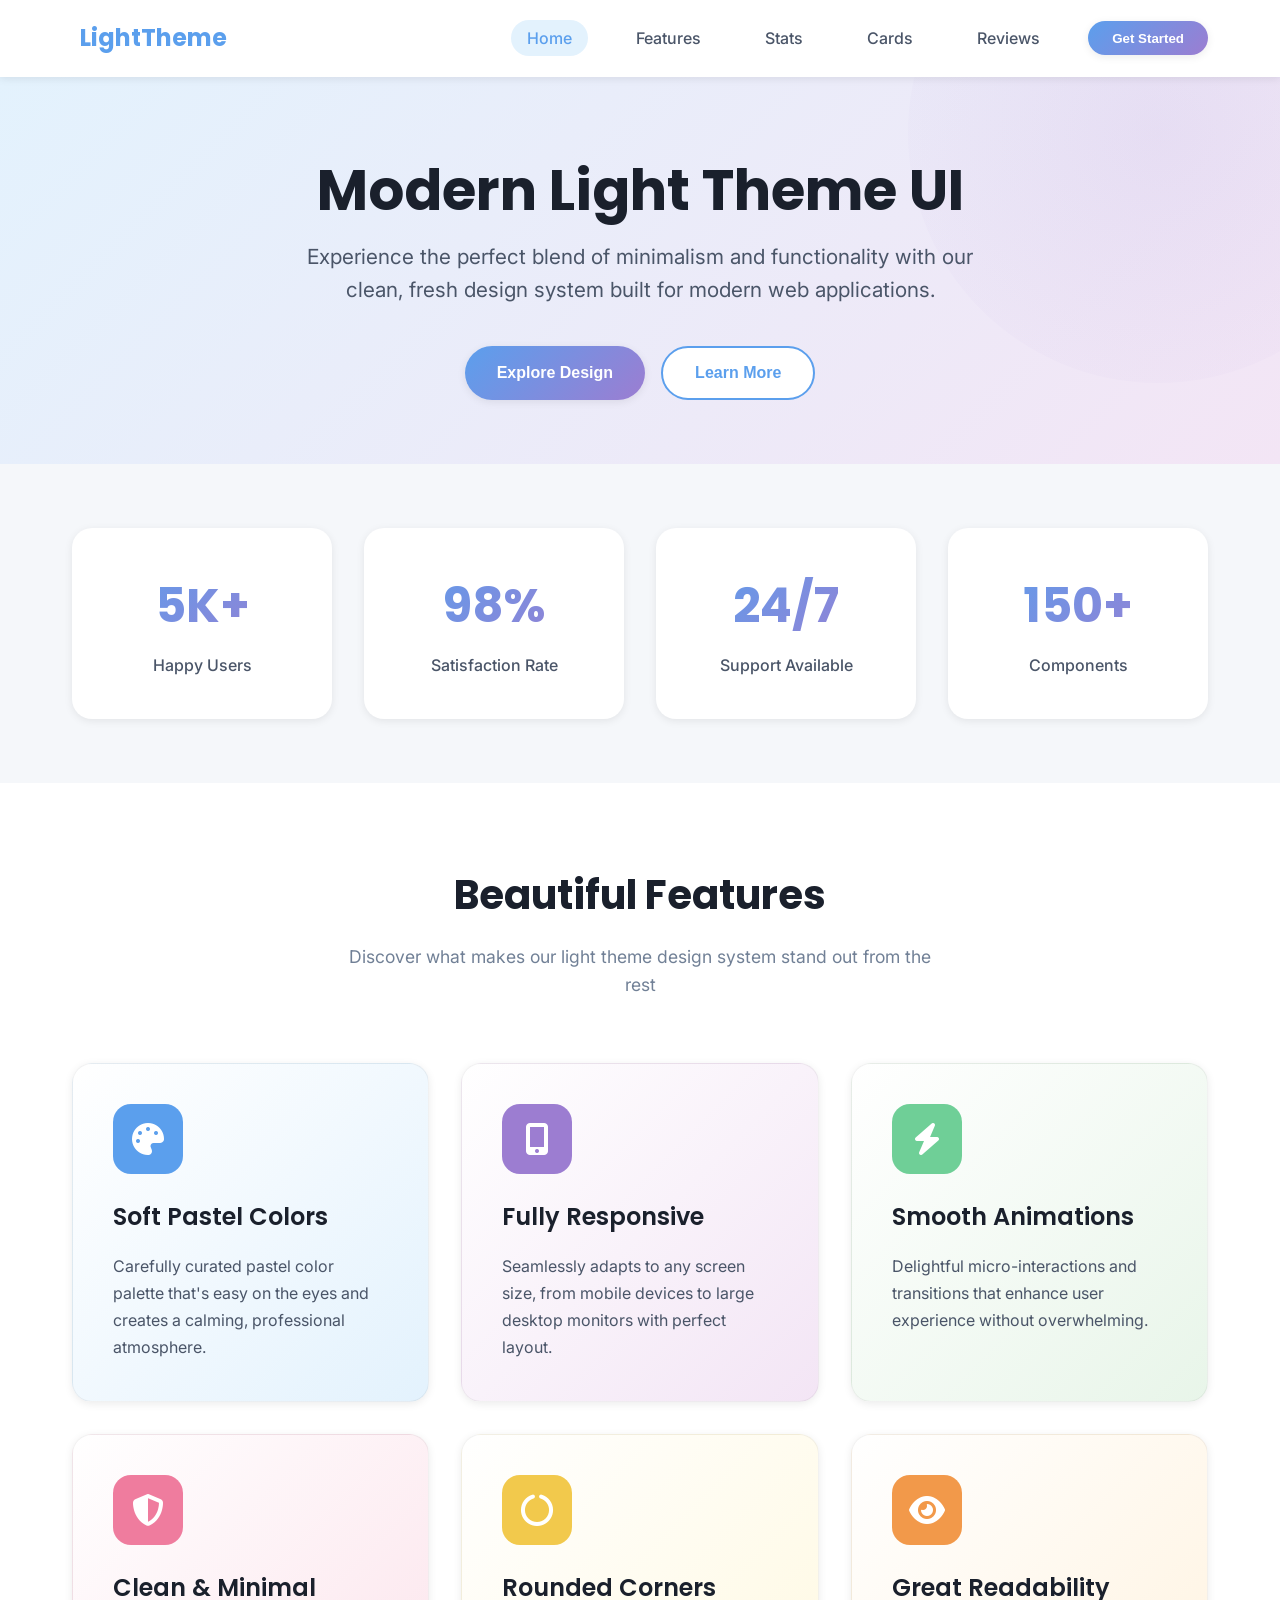
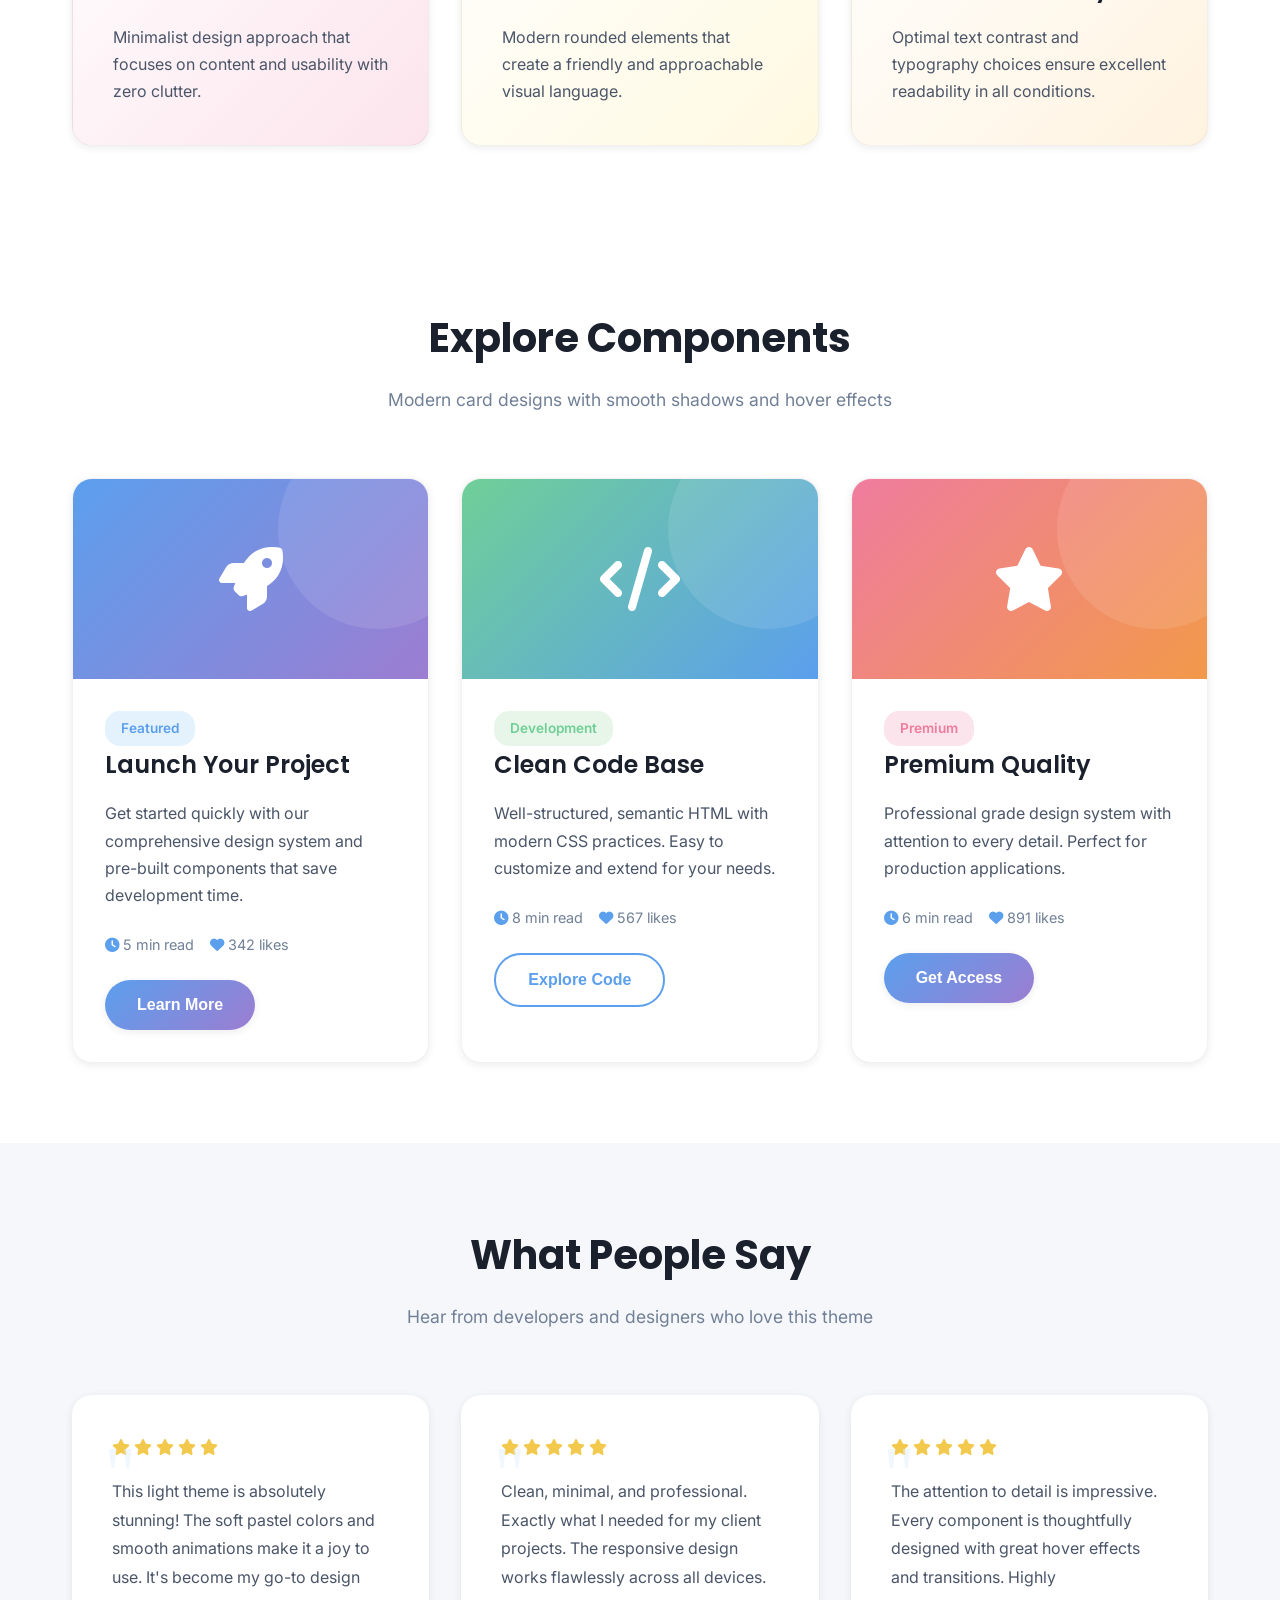
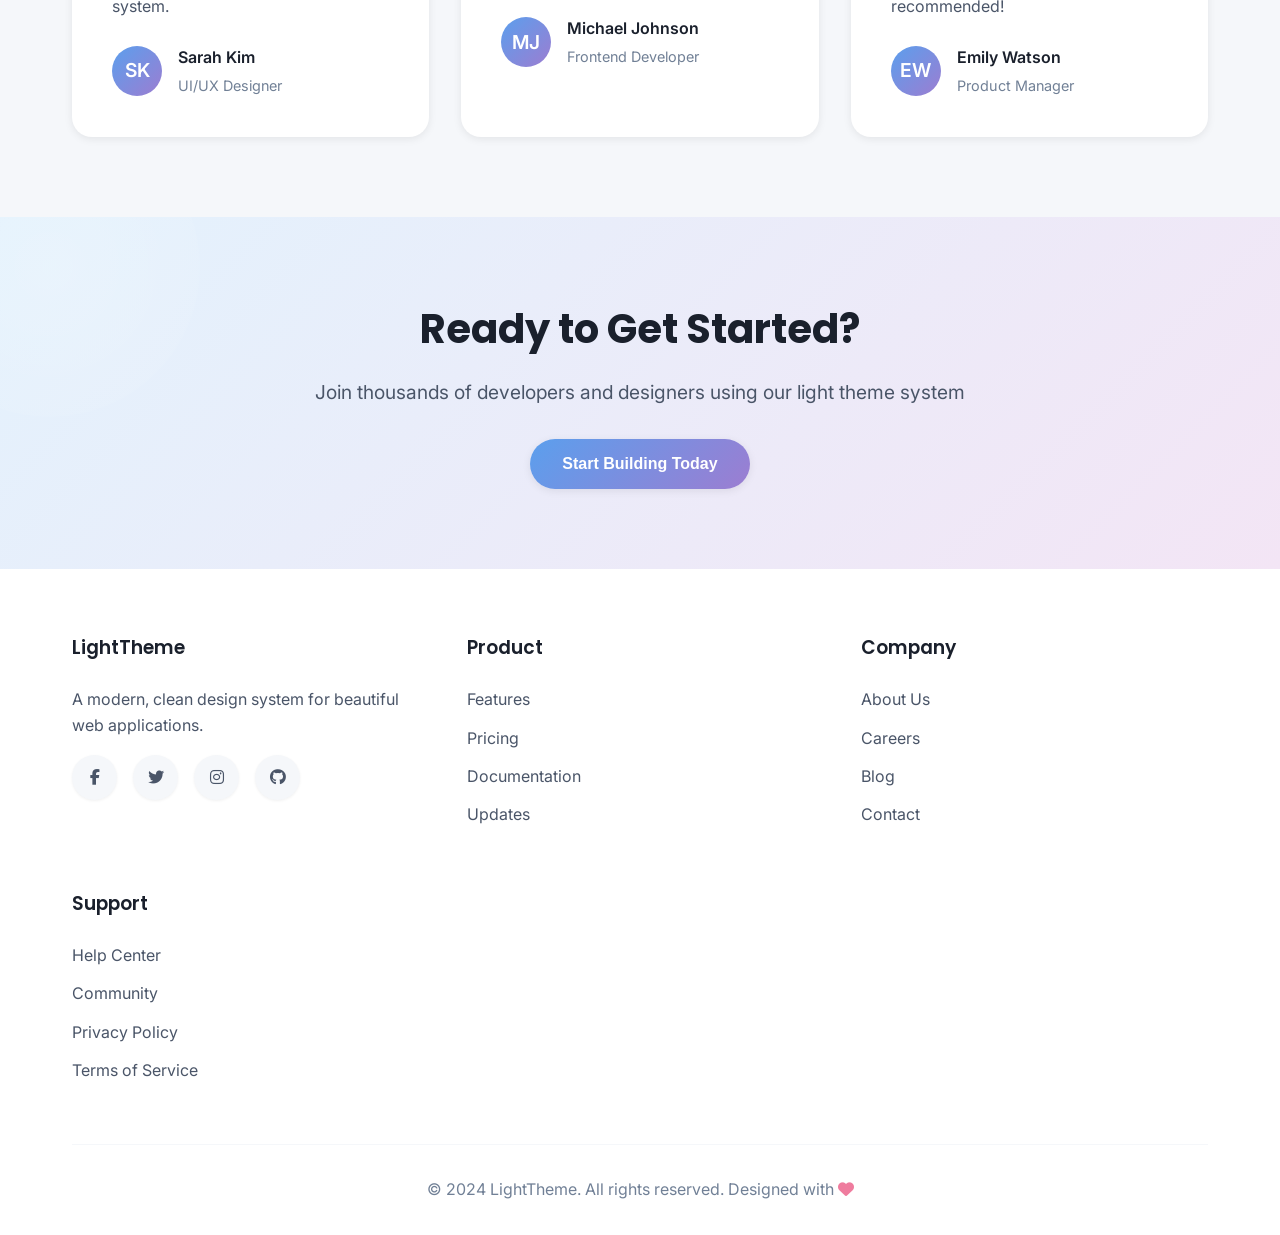
<file: light-theme.html>
<!DOCTYPE html>
<html lang="en">
<head>
    <meta charset="UTF-8">
    <meta name="viewport" content="width=device-width, initial-scale=1.0">
    <title>Modern Light Theme UI - Clean & Minimalist Design</title>
    <link href="https://fonts.googleapis.com/css2?family=Inter:wght@300;400;500;600;700&family=Poppins:wght@400;500;600;700&display=swap" rel="stylesheet">
    <link rel="stylesheet" href="https://cdn.jsdelivr.net/npm/@fortawesome/fontawesome-free@6.4.0/css/all.min.css">
    <style>
        :root {
            /* Light Theme Colors */
            --bg-white: #FFFFFF;
            --bg-light: #FAFBFC;
            --bg-lighter: #F5F7FA;
            
            /* Soft Pastel Accents */
            --pastel-blue: #E3F2FD;
            --pastel-purple: #F3E5F5;
            --pastel-pink: #FCE4EC;
            --pastel-green: #E8F5E9;
            --pastel-yellow: #FFF9E1;
            --pastel-orange: #FFF3E0;
            
            /* Accent Colors */
            --accent-blue: #5B9FED;
            --accent-purple: #9C7DD1;
            --accent-pink: #EF7C9E;
            --accent-green: #6FCF97;
            --accent-yellow: #F2C94C;
            --accent-orange: #F2994A;
            
            /* Text Colors */
            --text-dark: #1A202C;
            --text-gray: #4A5568;
            --text-light: #718096;
            --text-lighter: #A0AEC0;
            
            /* Shadows */
            --shadow-xs: 0 1px 3px rgba(0, 0, 0, 0.06);
            --shadow-sm: 0 2px 8px rgba(0, 0, 0, 0.08);
            --shadow-md: 0 4px 16px rgba(0, 0, 0, 0.1);
            --shadow-lg: 0 8px 24px rgba(0, 0, 0, 0.12);
            --shadow-xl: 0 12px 32px rgba(0, 0, 0, 0.14);
            
            /* Transitions */
            --transition-fast: all 0.2s ease;
            --transition-smooth: all 0.3s ease;
            --transition-slow: all 0.4s ease;
        }

        * {
            margin: 0;
            padding: 0;
            box-sizing: border-box;
        }

        body {
            font-family: 'Inter', -apple-system, BlinkMacSystemFont, 'Segoe UI', sans-serif;
            background: var(--bg-light);
            color: var(--text-dark);
            line-height: 1.6;
            overflow-x: hidden;
        }

        /* Smooth Scrolling */
        html {
            scroll-behavior: smooth;
        }

        /* Container */
        .container {
            max-width: 1200px;
            margin: 0 auto;
            padding: 0 2rem;
        }

        /* Navigation */
        nav {
            background: var(--bg-white);
            box-shadow: var(--shadow-sm);
            position: sticky;
            top: 0;
            z-index: 1000;
            backdrop-filter: blur(10px);
            transition: var(--transition-smooth);
        }

        nav.scrolled {
            box-shadow: var(--shadow-md);
        }

        .nav-container {
            display: flex;
            justify-content: space-between;
            align-items: center;
            padding: 1.2rem 2rem;
            max-width: 1200px;
            margin: 0 auto;
        }

        .logo {
            font-family: 'Poppins', sans-serif;
            font-size: 1.5rem;
            font-weight: 700;
            color: var(--accent-blue);
            text-decoration: none;
            display: flex;
            align-items: center;
            gap: 0.5rem;
            transition: var(--transition-fast);
        }

        .logo:hover {
            transform: translateY(-2px);
        }

        .nav-menu {
            display: flex;
            list-style: none;
            gap: 2rem;
            align-items: center;
        }

        .nav-link {
            text-decoration: none;
            color: var(--text-gray);
            font-weight: 500;
            padding: 0.5rem 1rem;
            border-radius: 20px;
            transition: var(--transition-fast);
            position: relative;
        }

        .nav-link:hover {
            color: var(--accent-blue);
            background: var(--pastel-blue);
        }

        .nav-link.active {
            color: var(--accent-blue);
            background: var(--pastel-blue);
        }

        .nav-btn {
            padding: 0.6rem 1.5rem;
            background: linear-gradient(135deg, var(--accent-blue), var(--accent-purple));
            color: white;
            border: none;
            border-radius: 25px;
            font-weight: 600;
            cursor: pointer;
            transition: var(--transition-smooth);
            box-shadow: var(--shadow-sm);
        }

        .nav-btn:hover {
            transform: translateY(-2px);
            box-shadow: var(--shadow-md);
        }

        .hamburger {
            display: none;
            flex-direction: column;
            gap: 0.25rem;
            cursor: pointer;
            padding: 0.5rem;
        }

        .hamburger span {
            width: 25px;
            height: 2.5px;
            background: var(--text-dark);
            border-radius: 10px;
            transition: var(--transition-fast);
        }

        /* Hero Section */
        .hero {
            padding: 5rem 2rem 4rem;
            text-align: center;
            background: linear-gradient(135deg, var(--pastel-blue) 0%, var(--pastel-purple) 100%);
            position: relative;
            overflow: hidden;
        }

        .hero::before {
            content: '';
            position: absolute;
            top: -50%;
            right: -10%;
            width: 500px;
            height: 500px;
            background: radial-gradient(circle, rgba(156, 125, 209, 0.1), transparent);
            border-radius: 50%;
        }

        .hero-content {
            position: relative;
            z-index: 1;
            animation: fadeInUp 0.8s ease;
        }

        @keyframes fadeInUp {
            from {
                opacity: 0;
                transform: translateY(30px);
            }
            to {
                opacity: 1;
                transform: translateY(0);
            }
        }

        .hero h1 {
            font-family: 'Poppins', sans-serif;
            font-size: 3.5rem;
            font-weight: 700;
            color: var(--text-dark);
            margin-bottom: 1rem;
            line-height: 1.2;
        }

        .hero p {
            font-size: 1.3rem;
            color: var(--text-gray);
            margin-bottom: 2.5rem;
            max-width: 700px;
            margin-left: auto;
            margin-right: auto;
        }

        .hero-buttons {
            display: flex;
            gap: 1rem;
            justify-content: center;
            flex-wrap: wrap;
        }

        .btn {
            padding: 1rem 2rem;
            border-radius: 30px;
            font-weight: 600;
            font-size: 1rem;
            cursor: pointer;
            border: none;
            transition: var(--transition-smooth);
            text-decoration: none;
            display: inline-block;
        }

        .btn-primary {
            background: linear-gradient(135deg, var(--accent-blue), var(--accent-purple));
            color: white;
            box-shadow: var(--shadow-sm);
        }

        .btn-primary:hover {
            transform: translateY(-3px);
            box-shadow: var(--shadow-lg);
        }

        .btn-outline {
            background: var(--bg-white);
            color: var(--accent-blue);
            border: 2px solid var(--accent-blue);
        }

        .btn-outline:hover {
            background: var(--accent-blue);
            color: white;
            transform: translateY(-3px);
            box-shadow: var(--shadow-md);
        }

        /* Feature Cards */
        .features {
            padding: 5rem 2rem;
            background: var(--bg-white);
        }

        .section-header {
            text-align: center;
            margin-bottom: 4rem;
        }

        .section-header h2 {
            font-family: 'Poppins', sans-serif;
            font-size: 2.5rem;
            font-weight: 700;
            color: var(--text-dark);
            margin-bottom: 1rem;
        }

        .section-header p {
            font-size: 1.1rem;
            color: var(--text-light);
            max-width: 600px;
            margin: 0 auto;
        }

        .feature-grid {
            display: grid;
            grid-template-columns: repeat(auto-fit, minmax(300px, 1fr));
            gap: 2rem;
        }

        .feature-card {
            background: var(--bg-white);
            border-radius: 20px;
            padding: 2.5rem;
            box-shadow: var(--shadow-sm);
            transition: var(--transition-smooth);
            border: 1px solid rgba(0, 0, 0, 0.05);
        }

        .feature-card:hover {
            transform: translateY(-8px);
            box-shadow: var(--shadow-lg);
        }

        .feature-card:nth-child(1) { background: linear-gradient(135deg, var(--bg-white), var(--pastel-blue)); }
        .feature-card:nth-child(2) { background: linear-gradient(135deg, var(--bg-white), var(--pastel-purple)); }
        .feature-card:nth-child(3) { background: linear-gradient(135deg, var(--bg-white), var(--pastel-green)); }
        .feature-card:nth-child(4) { background: linear-gradient(135deg, var(--bg-white), var(--pastel-pink)); }
        .feature-card:nth-child(5) { background: linear-gradient(135deg, var(--bg-white), var(--pastel-yellow)); }
        .feature-card:nth-child(6) { background: linear-gradient(135deg, var(--bg-white), var(--pastel-orange)); }

        .feature-icon {
            width: 70px;
            height: 70px;
            border-radius: 18px;
            display: flex;
            align-items: center;
            justify-content: center;
            font-size: 2rem;
            margin-bottom: 1.5rem;
            transition: var(--transition-smooth);
        }

        .feature-card:nth-child(1) .feature-icon {
            background: var(--accent-blue);
            color: white;
        }

        .feature-card:nth-child(2) .feature-icon {
            background: var(--accent-purple);
            color: white;
        }

        .feature-card:nth-child(3) .feature-icon {
            background: var(--accent-green);
            color: white;
        }

        .feature-card:nth-child(4) .feature-icon {
            background: var(--accent-pink);
            color: white;
        }

        .feature-card:nth-child(5) .feature-icon {
            background: var(--accent-yellow);
            color: white;
        }

        .feature-card:nth-child(6) .feature-icon {
            background: var(--accent-orange);
            color: white;
        }

        .feature-card:hover .feature-icon {
            transform: scale(1.1) rotate(5deg);
        }

        .feature-card h3 {
            font-family: 'Poppins', sans-serif;
            font-size: 1.5rem;
            font-weight: 600;
            color: var(--text-dark);
            margin-bottom: 1rem;
        }

        .feature-card p {
            color: var(--text-gray);
            line-height: 1.7;
        }

        /* Stats Section */
        .stats {
            padding: 4rem 2rem;
            background: var(--bg-lighter);
        }

        .stats-grid {
            display: grid;
            grid-template-columns: repeat(auto-fit, minmax(200px, 1fr));
            gap: 2rem;
            text-align: center;
        }

        .stat-card {
            background: var(--bg-white);
            padding: 2.5rem 2rem;
            border-radius: 20px;
            box-shadow: var(--shadow-sm);
            transition: var(--transition-smooth);
        }

        .stat-card:hover {
            transform: translateY(-5px);
            box-shadow: var(--shadow-md);
        }

        .stat-number {
            font-family: 'Poppins', sans-serif;
            font-size: 3rem;
            font-weight: 700;
            background: linear-gradient(135deg, var(--accent-blue), var(--accent-purple));
            -webkit-background-clip: text;
            -webkit-text-fill-color: transparent;
            background-clip: text;
            margin-bottom: 0.5rem;
        }

        .stat-label {
            color: var(--text-gray);
            font-weight: 500;
            font-size: 1rem;
        }

        /* Cards Section */
        .cards-section {
            padding: 5rem 2rem;
            background: var(--bg-white);
        }

        .cards-grid {
            display: grid;
            grid-template-columns: repeat(auto-fit, minmax(320px, 1fr));
            gap: 2rem;
        }

        .card {
            background: var(--bg-white);
            border-radius: 20px;
            overflow: hidden;
            box-shadow: var(--shadow-sm);
            transition: var(--transition-smooth);
            border: 1px solid rgba(0, 0, 0, 0.05);
        }

        .card:hover {
            transform: translateY(-8px);
            box-shadow: var(--shadow-xl);
        }

        .card-image {
            height: 200px;
            background: linear-gradient(135deg, var(--pastel-blue), var(--pastel-purple));
            display: flex;
            align-items: center;
            justify-content: center;
            font-size: 4rem;
            color: white;
            position: relative;
            overflow: hidden;
        }

        .card:nth-child(1) .card-image { background: linear-gradient(135deg, var(--accent-blue), var(--accent-purple)); }
        .card:nth-child(2) .card-image { background: linear-gradient(135deg, var(--accent-green), var(--accent-blue)); }
        .card:nth-child(3) .card-image { background: linear-gradient(135deg, var(--accent-pink), var(--accent-orange)); }

        .card-image::before {
            content: '';
            position: absolute;
            width: 200px;
            height: 200px;
            background: rgba(255, 255, 255, 0.1);
            border-radius: 50%;
            top: -50px;
            right: -50px;
        }

        .card-content {
            padding: 2rem;
        }

        .card-title {
            font-family: 'Poppins', sans-serif;
            font-size: 1.5rem;
            font-weight: 600;
            color: var(--text-dark);
            margin-bottom: 1rem;
        }

        .card-text {
            color: var(--text-gray);
            line-height: 1.7;
            margin-bottom: 1.5rem;
        }

        .card-meta {
            display: flex;
            gap: 1rem;
            color: var(--text-light);
            font-size: 0.9rem;
            margin-bottom: 1.5rem;
        }

        .card-meta i {
            color: var(--accent-blue);
        }

        .badge {
            display: inline-block;
            padding: 0.4rem 1rem;
            border-radius: 15px;
            font-size: 0.85rem;
            font-weight: 600;
            margin-right: 0.5rem;
        }

        .badge-blue { background: var(--pastel-blue); color: var(--accent-blue); }
        .badge-purple { background: var(--pastel-purple); color: var(--accent-purple); }
        .badge-green { background: var(--pastel-green); color: var(--accent-green); }
        .badge-pink { background: var(--pastel-pink); color: var(--accent-pink); }

        /* Testimonials */
        .testimonials {
            padding: 5rem 2rem;
            background: var(--bg-lighter);
        }

        .testimonial-slider {
            display: grid;
            grid-template-columns: repeat(auto-fit, minmax(350px, 1fr));
            gap: 2rem;
            margin-top: 3rem;
        }

        .testimonial {
            background: var(--bg-white);
            padding: 2.5rem;
            border-radius: 20px;
            box-shadow: var(--shadow-sm);
            transition: var(--transition-smooth);
            position: relative;
        }

        .testimonial::before {
            content: '"';
            position: absolute;
            top: 1rem;
            left: 2rem;
            font-size: 5rem;
            font-family: Georgia, serif;
            color: var(--pastel-blue);
            opacity: 0.5;
        }

        .testimonial:hover {
            transform: translateY(-5px);
            box-shadow: var(--shadow-lg);
        }

        .testimonial-text {
            color: var(--text-gray);
            line-height: 1.8;
            margin-bottom: 1.5rem;
            position: relative;
            z-index: 1;
        }

        .testimonial-author {
            display: flex;
            align-items: center;
            gap: 1rem;
        }

        .author-avatar {
            width: 50px;
            height: 50px;
            border-radius: 50%;
            background: linear-gradient(135deg, var(--accent-blue), var(--accent-purple));
            color: white;
            display: flex;
            align-items: center;
            justify-content: center;
            font-weight: 600;
            font-size: 1.2rem;
        }

        .author-info h4 {
            color: var(--text-dark);
            font-weight: 600;
            margin-bottom: 0.2rem;
        }

        .author-info p {
            color: var(--text-light);
            font-size: 0.9rem;
        }

        .stars {
            color: var(--accent-yellow);
            margin-bottom: 1rem;
        }

        /* CTA Section */
        .cta {
            padding: 5rem 2rem;
            background: linear-gradient(135deg, var(--pastel-blue), var(--pastel-purple));
            text-align: center;
            position: relative;
            overflow: hidden;
        }

        .cta::before {
            content: '';
            position: absolute;
            top: -100px;
            left: -100px;
            width: 300px;
            height: 300px;
            background: radial-gradient(circle, rgba(255, 255, 255, 0.2), transparent);
            border-radius: 50%;
        }

        .cta-content {
            position: relative;
            z-index: 1;
        }

        .cta h2 {
            font-family: 'Poppins', sans-serif;
            font-size: 2.5rem;
            font-weight: 700;
            color: var(--text-dark);
            margin-bottom: 1rem;
        }

        .cta p {
            font-size: 1.2rem;
            color: var(--text-gray);
            margin-bottom: 2rem;
        }

        /* Footer */
        footer {
            background: var(--bg-white);
            padding: 4rem 2rem 2rem;
            box-shadow: var(--shadow-sm);
        }

        .footer-content {
            display: grid;
            grid-template-columns: repeat(auto-fit, minmax(250px, 1fr));
            gap: 3rem;
            margin-bottom: 3rem;
        }

        .footer-section h3 {
            font-family: 'Poppins', sans-serif;
            font-weight: 600;
            color: var(--text-dark);
            margin-bottom: 1.5rem;
        }

        .footer-section ul {
            list-style: none;
        }

        .footer-section ul li {
            margin-bottom: 0.8rem;
        }

        .footer-section a {
            color: var(--text-gray);
            text-decoration: none;
            transition: var(--transition-fast);
        }

        .footer-section a:hover {
            color: var(--accent-blue);
            padding-left: 5px;
        }

        .social-links {
            display: flex;
            gap: 1rem;
            margin-top: 1rem;
        }

        .social-icon {
            width: 45px;
            height: 45px;
            border-radius: 50%;
            background: var(--bg-lighter);
            display: flex;
            align-items: center;
            justify-content: center;
            color: var(--accent-blue);
            transition: var(--transition-smooth);
            box-shadow: var(--shadow-xs);
        }

        .social-icon:hover {
            background: var(--accent-blue);
            color: white;
            transform: translateY(-3px);
            box-shadow: var(--shadow-md);
        }

        .footer-bottom {
            text-align: center;
            padding-top: 2rem;
            border-top: 1px solid var(--bg-lighter);
            color: var(--text-light);
        }

        /* Responsive Design */
        @media (max-width: 768px) {
            .nav-menu {
                display: none;
                position: absolute;
                top: 100%;
                left: 0;
                width: 100%;
                background: var(--bg-white);
                flex-direction: column;
                padding: 2rem;
                box-shadow: var(--shadow-md);
                gap: 0;
            }

            .nav-menu.active {
                display: flex;
            }

            .nav-menu li {
                width: 100%;
                margin-bottom: 1rem;
            }

            .nav-link {
                display: block;
                text-align: center;
            }

            .hamburger {
                display: flex;
            }

            .hero h1 {
                font-size: 2.5rem;
            }

            .hero p {
                font-size: 1.1rem;
            }

            .section-header h2 {
                font-size: 2rem;
            }

            .feature-grid,
            .cards-grid,
            .testimonial-slider {
                grid-template-columns: 1fr;
            }

            .stats-grid {
                grid-template-columns: repeat(2, 1fr);
            }
        }

        /* Scroll Animations */
        .fade-in {
            opacity: 0;
            transform: translateY(30px);
            transition: var(--transition-slow);
        }

        .fade-in.visible {
            opacity: 1;
            transform: translateY(0);
        }

        /* Loading Animation */
        @keyframes pulse {
            0%, 100% {
                opacity: 1;
            }
            50% {
                opacity: 0.5;
            }
        }

        .pulse {
            animation: pulse 2s cubic-bezier(0.4, 0, 0.6, 1) infinite;
        }
    </style>
</head>
<body>
    <!-- Navigation -->
    <nav id="navbar">
        <div class="nav-container">
            <a href="#" class="logo">
                <i class="fas fa-sparkles"></i>
                LightTheme
            </a>
            <ul class="nav-menu" id="navMenu">
                <li><a href="#home" class="nav-link active">Home</a></li>
                <li><a href="#features" class="nav-link">Features</a></li>
                <li><a href="#stats" class="nav-link">Stats</a></li>
                <li><a href="#cards" class="nav-link">Cards</a></li>
                <li><a href="#testimonials" class="nav-link">Reviews</a></li>
                <li><button class="nav-btn">Get Started</button></li>
            </ul>
            <div class="hamburger" onclick="toggleMenu()">
                <span></span>
                <span></span>
                <span></span>
            </div>
        </div>
    </nav>

    <!-- Hero Section -->
    <section class="hero" id="home">
        <div class="hero-content">
            <h1>Modern Light Theme UI</h1>
            <p>Experience the perfect blend of minimalism and functionality with our clean, fresh design system built for modern web applications.</p>
            <div class="hero-buttons">
                <button class="btn btn-primary">Explore Design</button>
                <button class="btn btn-outline">Learn More</button>
            </div>
        </div>
    </section>

    <!-- Stats Section -->
    <section class="stats" id="stats">
        <div class="container">
            <div class="stats-grid">
                <div class="stat-card fade-in">
                    <div class="stat-number">5K+</div>
                    <div class="stat-label">Happy Users</div>
                </div>
                <div class="stat-card fade-in">
                    <div class="stat-number">98%</div>
                    <div class="stat-label">Satisfaction Rate</div>
                </div>
                <div class="stat-card fade-in">
                    <div class="stat-number">24/7</div>
                    <div class="stat-label">Support Available</div>
                </div>
                <div class="stat-card fade-in">
                    <div class="stat-number">150+</div>
                    <div class="stat-label">Components</div>
                </div>
            </div>
        </div>
    </section>

    <!-- Features Section -->
    <section class="features" id="features">
        <div class="container">
            <div class="section-header">
                <h2>Beautiful Features</h2>
                <p>Discover what makes our light theme design system stand out from the rest</p>
            </div>
            <div class="feature-grid">
                <div class="feature-card fade-in">
                    <div class="feature-icon">
                        <i class="fas fa-palette"></i>
                    </div>
                    <h3>Soft Pastel Colors</h3>
                    <p>Carefully curated pastel color palette that's easy on the eyes and creates a calming, professional atmosphere.</p>
                </div>
                <div class="feature-card fade-in">
                    <div class="feature-icon">
                        <i class="fas fa-mobile-alt"></i>
                    </div>
                    <h3>Fully Responsive</h3>
                    <p>Seamlessly adapts to any screen size, from mobile devices to large desktop monitors with perfect layout.</p>
                </div>
                <div class="feature-card fade-in">
                    <div class="feature-icon">
                        <i class="fas fa-bolt"></i>
                    </div>
                    <h3>Smooth Animations</h3>
                    <p>Delightful micro-interactions and transitions that enhance user experience without overwhelming.</p>
                </div>
                <div class="feature-card fade-in">
                    <div class="feature-icon">
                        <i class="fas fa-shield-alt"></i>
                    </div>
                    <h3>Clean & Minimal</h3>
                    <p>Minimalist design approach that focuses on content and usability with zero clutter.</p>
                </div>
                <div class="feature-card fade-in">
                    <div class="feature-icon">
                        <i class="fas fa-circle-notch"></i>
                    </div>
                    <h3>Rounded Corners</h3>
                    <p>Modern rounded elements that create a friendly and approachable visual language.</p>
                </div>
                <div class="feature-card fade-in">
                    <div class="feature-icon">
                        <i class="fas fa-eye"></i>
                    </div>
                    <h3>Great Readability</h3>
                    <p>Optimal text contrast and typography choices ensure excellent readability in all conditions.</p>
                </div>
            </div>
        </div>
    </section>

    <!-- Cards Section -->
    <section class="cards-section" id="cards">
        <div class="container">
            <div class="section-header">
                <h2>Explore Components</h2>
                <p>Modern card designs with smooth shadows and hover effects</p>
            </div>
            <div class="cards-grid">
                <div class="card fade-in">
                    <div class="card-image">
                        <i class="fas fa-rocket"></i>
                    </div>
                    <div class="card-content">
                        <span class="badge badge-blue">Featured</span>
                        <h3 class="card-title">Launch Your Project</h3>
                        <p class="card-text">Get started quickly with our comprehensive design system and pre-built components that save development time.</p>
                        <div class="card-meta">
                            <span><i class="fas fa-clock"></i> 5 min read</span>
                            <span><i class="fas fa-heart"></i> 342 likes</span>
                        </div>
                        <button class="btn btn-primary">Learn More</button>
                    </div>
                </div>
                <div class="card fade-in">
                    <div class="card-image">
                        <i class="fas fa-code"></i>
                    </div>
                    <div class="card-content">
                        <span class="badge badge-green">Development</span>
                        <h3 class="card-title">Clean Code Base</h3>
                        <p class="card-text">Well-structured, semantic HTML with modern CSS practices. Easy to customize and extend for your needs.</p>
                        <div class="card-meta">
                            <span><i class="fas fa-clock"></i> 8 min read</span>
                            <span><i class="fas fa-heart"></i> 567 likes</span>
                        </div>
                        <button class="btn btn-outline">Explore Code</button>
                    </div>
                </div>
                <div class="card fade-in">
                    <div class="card-image">
                        <i class="fas fa-star"></i>
                    </div>
                    <div class="card-content">
                        <span class="badge badge-pink">Premium</span>
                        <h3 class="card-title">Premium Quality</h3>
                        <p class="card-text">Professional grade design system with attention to every detail. Perfect for production applications.</p>
                        <div class="card-meta">
                            <span><i class="fas fa-clock"></i> 6 min read</span>
                            <span><i class="fas fa-heart"></i> 891 likes</span>
                        </div>
                        <button class="btn btn-primary">Get Access</button>
                    </div>
                </div>
            </div>
        </div>
    </section>

    <!-- Testimonials Section -->
    <section class="testimonials" id="testimonials">
        <div class="container">
            <div class="section-header">
                <h2>What People Say</h2>
                <p>Hear from developers and designers who love this theme</p>
            </div>
            <div class="testimonial-slider">
                <div class="testimonial fade-in">
                    <div class="stars">
                        <i class="fas fa-star"></i>
                        <i class="fas fa-star"></i>
                        <i class="fas fa-star"></i>
                        <i class="fas fa-star"></i>
                        <i class="fas fa-star"></i>
                    </div>
                    <p class="testimonial-text">This light theme is absolutely stunning! The soft pastel colors and smooth animations make it a joy to use. It's become my go-to design system.</p>
                    <div class="testimonial-author">
                        <div class="author-avatar">SK</div>
                        <div class="author-info">
                            <h4>Sarah Kim</h4>
                            <p>UI/UX Designer</p>
                        </div>
                    </div>
                </div>
                <div class="testimonial fade-in">
                    <div class="stars">
                        <i class="fas fa-star"></i>
                        <i class="fas fa-star"></i>
                        <i class="fas fa-star"></i>
                        <i class="fas fa-star"></i>
                        <i class="fas fa-star"></i>
                    </div>
                    <p class="testimonial-text">Clean, minimal, and professional. Exactly what I needed for my client projects. The responsive design works flawlessly across all devices.</p>
                    <div class="testimonial-author">
                        <div class="author-avatar">MJ</div>
                        <div class="author-info">
                            <h4>Michael Johnson</h4>
                            <p>Frontend Developer</p>
                        </div>
                    </div>
                </div>
                <div class="testimonial fade-in">
                    <div class="stars">
                        <i class="fas fa-star"></i>
                        <i class="fas fa-star"></i>
                        <i class="fas fa-star"></i>
                        <i class="fas fa-star"></i>
                        <i class="fas fa-star"></i>
                    </div>
                    <p class="testimonial-text">The attention to detail is impressive. Every component is thoughtfully designed with great hover effects and transitions. Highly recommended!</p>
                    <div class="testimonial-author">
                        <div class="author-avatar">EW</div>
                        <div class="author-info">
                            <h4>Emily Watson</h4>
                            <p>Product Manager</p>
                        </div>
                    </div>
                </div>
            </div>
        </div>
    </section>

    <!-- CTA Section -->
    <section class="cta">
        <div class="container">
            <div class="cta-content">
                <h2>Ready to Get Started?</h2>
                <p>Join thousands of developers and designers using our light theme system</p>
                <button class="btn btn-primary">Start Building Today</button>
            </div>
        </div>
    </section>

    <!-- Footer -->
    <footer>
        <div class="container">
            <div class="footer-content">
                <div class="footer-section">
                    <h3>LightTheme</h3>
                    <p style="color: var(--text-gray); margin-top: 1rem;">A modern, clean design system for beautiful web applications.</p>
                    <div class="social-links">
                        <a href="#" class="social-icon"><i class="fab fa-facebook-f"></i></a>
                        <a href="#" class="social-icon"><i class="fab fa-twitter"></i></a>
                        <a href="#" class="social-icon"><i class="fab fa-instagram"></i></a>
                        <a href="#" class="social-icon"><i class="fab fa-github"></i></a>
                    </div>
                </div>
                <div class="footer-section">
                    <h3>Product</h3>
                    <ul>
                        <li><a href="#">Features</a></li>
                        <li><a href="#">Pricing</a></li>
                        <li><a href="#">Documentation</a></li>
                        <li><a href="#">Updates</a></li>
                    </ul>
                </div>
                <div class="footer-section">
                    <h3>Company</h3>
                    <ul>
                        <li><a href="#">About Us</a></li>
                        <li><a href="#">Careers</a></li>
                        <li><a href="#">Blog</a></li>
                        <li><a href="#">Contact</a></li>
                    </ul>
                </div>
                <div class="footer-section">
                    <h3>Support</h3>
                    <ul>
                        <li><a href="#">Help Center</a></li>
                        <li><a href="#">Community</a></li>
                        <li><a href="#">Privacy Policy</a></li>
                        <li><a href="#">Terms of Service</a></li>
                    </ul>
                </div>
            </div>
            <div class="footer-bottom">
                <p>&copy; 2024 LightTheme. All rights reserved. Designed with <i class="fas fa-heart" style="color: var(--accent-pink);"></i></p>
            </div>
        </div>
    </footer>

    <script>
        // Mobile Menu Toggle
        function toggleMenu() {
            const navMenu = document.getElementById('navMenu');
            navMenu.classList.toggle('active');
        }

        // Navbar Scroll Effect
        window.addEventListener('scroll', function() {
            const navbar = document.getElementById('navbar');
            if (window.scrollY > 50) {
                navbar.classList.add('scrolled');
            } else {
                navbar.classList.remove('scrolled');
            }
        });

        // Smooth Scroll for Navigation Links
        document.querySelectorAll('.nav-link').forEach(link => {
            link.addEventListener('click', function(e) {
                e.preventDefault();
                const targetId = this.getAttribute('href');
                const targetSection = document.querySelector(targetId);
                
                if (targetSection) {
                    targetSection.scrollIntoView({
                        behavior: 'smooth',
                        block: 'start'
                    });
                }

                // Update active link
                document.querySelectorAll('.nav-link').forEach(l => l.classList.remove('active'));
                this.classList.add('active');

                // Close mobile menu if open
                document.getElementById('navMenu').classList.remove('active');
            });
        });

        // Intersection Observer for Fade-in Animations
        const observerOptions = {
            threshold: 0.1,
            rootMargin: '0px 0px -50px 0px'
        };

        const observer = new IntersectionObserver(function(entries) {
            entries.forEach(entry => {
                if (entry.isIntersecting) {
                    entry.target.classList.add('visible');
                }
            });
        }, observerOptions);

        // Observe all fade-in elements
        document.querySelectorAll('.fade-in').forEach(el => {
            observer.observe(el);
        });

        // Add pulse animation to stat numbers
        document.querySelectorAll('.stat-number').forEach(stat => {
            stat.classList.add('pulse');
        });

        // Button Click Effects
        document.querySelectorAll('.btn').forEach(btn => {
            btn.addEventListener('click', function(e) {
                const ripple = document.createElement('span');
                const rect = this.getBoundingClientRect();
                const size = Math.max(rect.width, rect.height);
                const x = e.clientX - rect.left - size / 2;
                const y = e.clientY - rect.top - size / 2;

                ripple.style.width = ripple.style.height = size + 'px';
                ripple.style.left = x + 'px';
                ripple.style.top = y + 'px';
                ripple.classList.add('ripple');

                this.appendChild(ripple);

                setTimeout(() => ripple.remove(), 600);
            });
        });

        // Add hover sound effect (optional)
        document.querySelectorAll('.feature-card, .card, .testimonial').forEach(element => {
            element.addEventListener('mouseenter', function() {
                this.style.transition = 'all 0.3s cubic-bezier(0.4, 0, 0.2, 1)';
            });
        });

        // Parallax effect for hero section
        window.addEventListener('scroll', function() {
            const hero = document.querySelector('.hero');
            const scrolled = window.pageYOffset;
            if (hero) {
                hero.style.transform = `translateY(${scrolled * 0.3}px)`;
            }
        });

        // Console welcome message
        console.log('%c Welcome to LightTheme! ', 'background: linear-gradient(135deg, #5B9FED, #9C7DD1); color: white; font-size: 20px; padding: 10px 20px; border-radius: 10px;');
        console.log('%c✨ A modern light theme UI design system', 'color: #5B9FED; font-size: 14px; padding: 5px;');
    </script>
</body>
</html>
</file>
